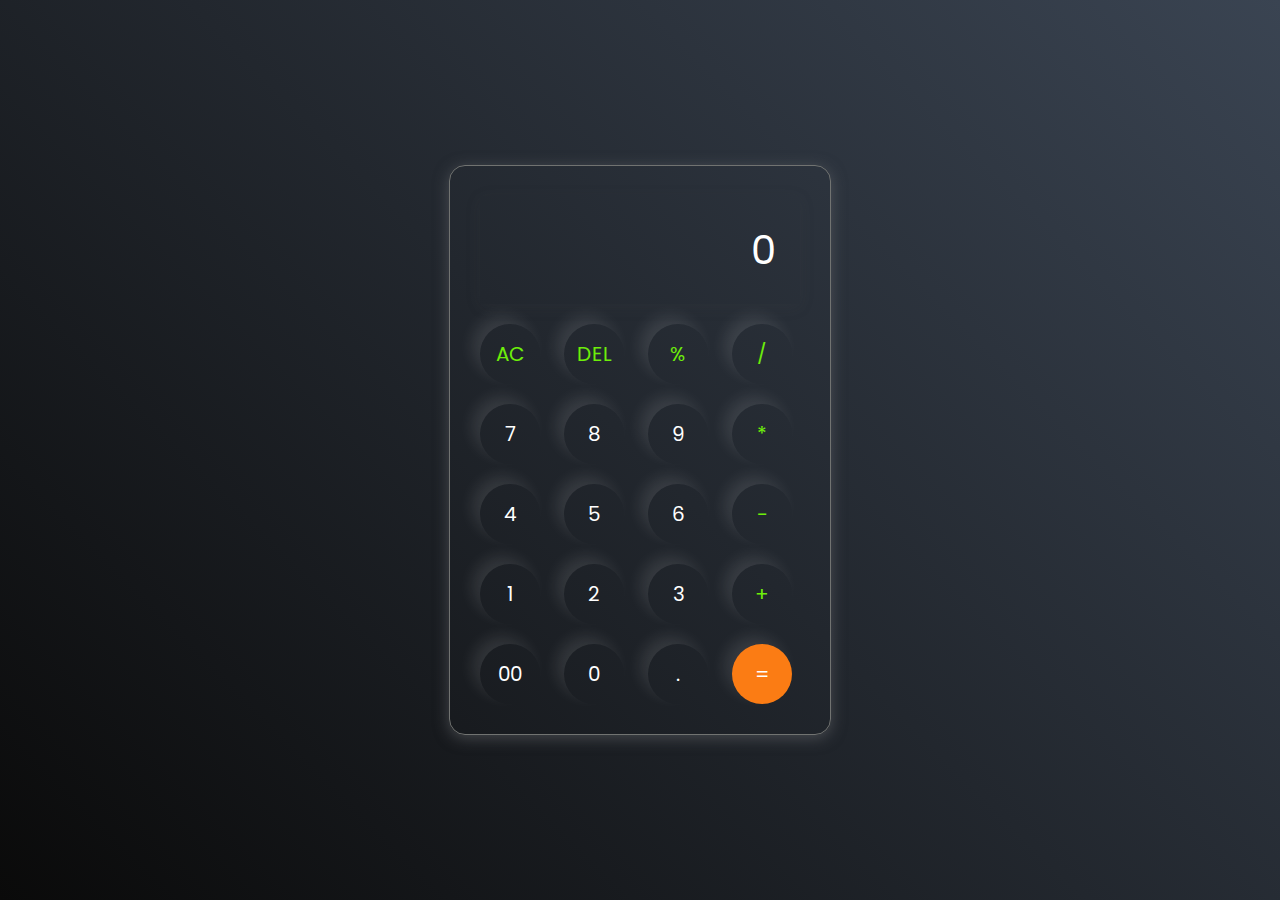
<file: Level-1/Task-3/index.html>
<!DOCTYPE html>
<html lang="en">

<head>
    <meta charset="UTF-8">
    <meta name="viewport" content="width=device-width, initial-scale=1.0">
    <link rel="stylesheet" href="style.css">
    <title>calculator</title>
</head>

<body>
    <div class="calculator">
        <input type="text" placeholder="0" id="inputBox">
        <div>
            <button class="operator">AC</button>
            <button class="operator">DEL</button>
            <button class="operator">%</button>
            <button class="operator">/</button>
        </div>
        <div>
            <button>7</button>
            <button>8</button>
            <button>9</button>
            <button class="operator">*</button>
        </div>
        <div>
            <button>4</button>
            <button>5</button>
            <button>6</button>
            <button class="operator">-</button>
        </div>
        <div>
            <button>1</button>
            <button>2</button> 
            <button>3</button>
            <button class="operator">+</button>
        </div>
        <div>
            <button>00</button>
            <button>0</button>
            <button>.</button>
            <button class="equalBtn">=</button>
        </div>
    </div>
    
    <script src="script.js"></script>
</body>

</html>
</file>
<file: Level-1/Task-3/style.css>
@import url('https://fonts.googleapis.com/css2?family=Poppins:wght@500&display=swap');
* {
    margin: 0;
    padding: 0;
    box-sizing: border-box;
    font-family: 'poppins', sans-serif;
}

body {
    width: 100%;
    height: 100vh;
    display: flex;
    justify-content: center;
    align-items: center;
    background: linear-gradient(45deg, #0a0a0a, #3a4452);
}

.calculator {
    border: 1px solid #717371;
    padding: 20px;
    border-radius: 16px;
    background: transparent;
    box-shadow: 0px 3px 15px rgba(113, 115, 119, 0.5);
}

input {
    width: 320px;
    border: none;
    padding: 24px;
    margin: 10px;
    background: transparent;
    box-shadow: 0px 3px 15px rgba(84, 84, 84, 0.1);
    font-size: 40px;
    text-align: right;
    cursor: pointer;
    color: white;
}

input::placeholder {
    color: #ffffff;
}

button {
    border: none;
    width: 60px;
    height: 60px;
    margin: 10px;
    border-radius: 50%;
    background: transparent;
    color: #ffffff;
    font-size: 20px;
    box-shadow: -8px -8px 15px rgba(255, 255, 255, 0.1);
    cursor: pointer;
}

.equalBtn {
    background-color: #fb7c14;
}

.operator {
    color: #6dee0a;
}
</file>
